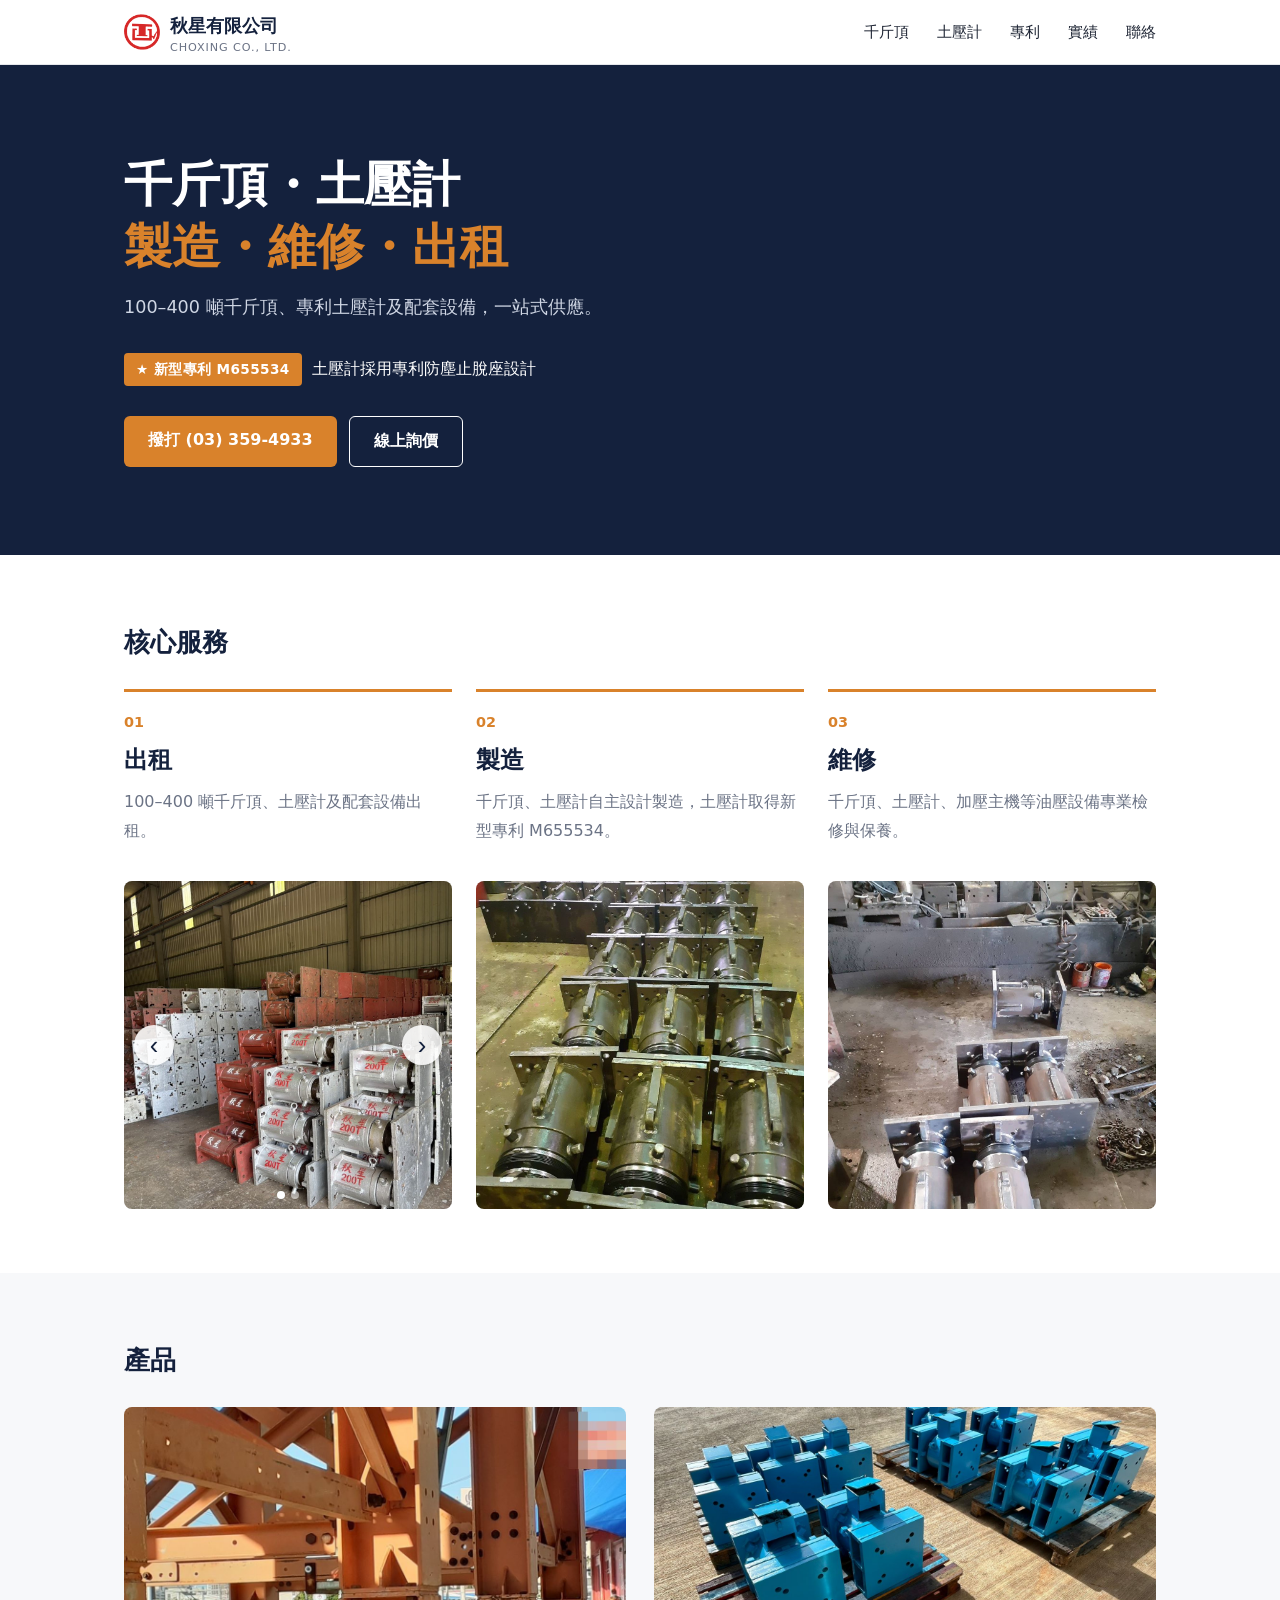
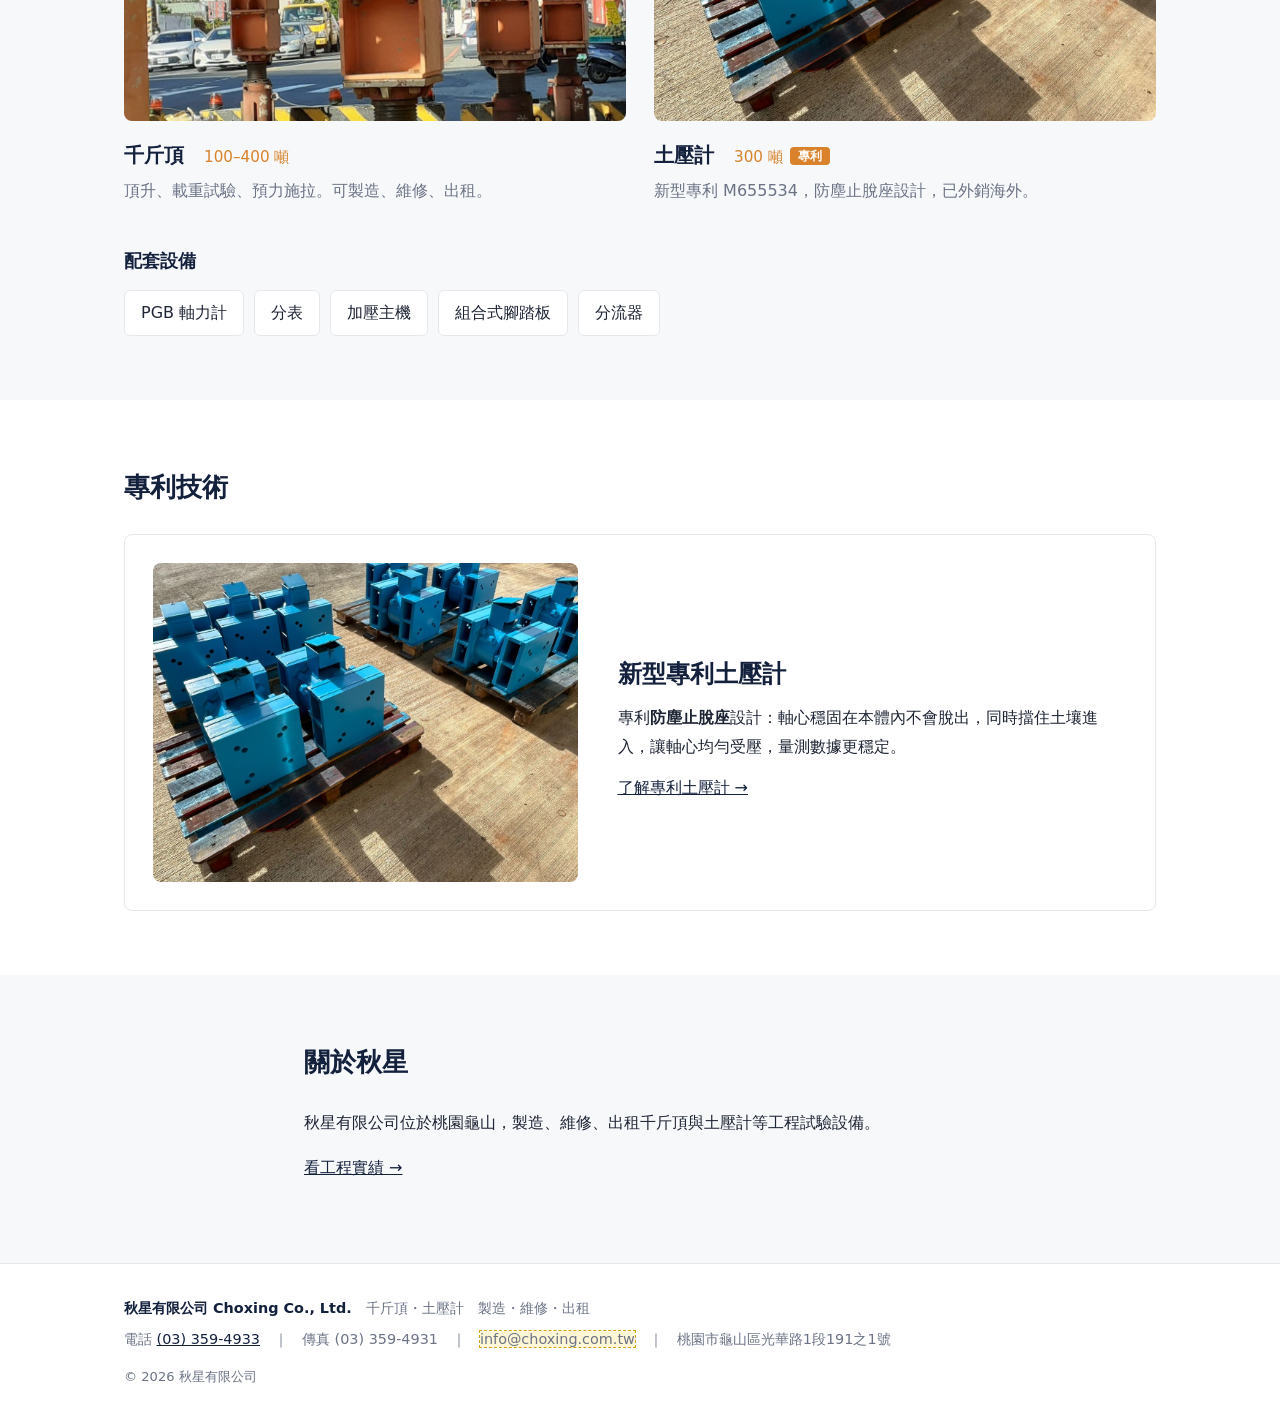
<file: index.html>
<!DOCTYPE html>
<html lang="zh-Hant-TW">
<head>
  <meta charset="UTF-8">
  <meta name="viewport" content="width=device-width, initial-scale=1">
  <title>秋星有限公司｜千斤頂 製造・維修・出租｜土壓計（新型專利 M655534）</title>
  <meta name="description" content="秋星有限公司：100–400 噸千斤頂與土壓計製造、維修、出租，土壓計取得新型專利 M655534。另有軸力計、加壓主機、分流器等配套設備。電話 (03) 359-4933。">
  <link rel="canonical" href="https://www.choxing.com.tw/">
  <meta property="og:type" content="website">
  <meta property="og:site_name" content="秋星有限公司 Choxing">
  <meta property="og:title" content="秋星有限公司｜千斤頂 製造・維修・出租｜土壓計（新型專利 M655534）">
  <meta property="og:description" content="秋星有限公司：100–400 噸千斤頂與土壓計製造、維修、出租，土壓計取得新型專利 M655534。另有軸力計、加壓主機、分流器等配套設備。電話 (03) 359-4933。">
  <meta property="og:url" content="https://www.choxing.com.tw/">
  <meta property="og:image" content="https://www.choxing.com.tw/images/og-image.png">
  <meta property="og:locale" content="zh_TW">
  <link rel="icon" href="images/favicon.png" type="image/png">
  <link rel="stylesheet" href="css/style.css">
  <script type="application/ld+json">
{
  "@context": "https://schema.org",
  "@type": "LocalBusiness",
  "@id": "https://www.choxing.com.tw/#company",
  "name": "秋星有限公司",
  "alternateName": "Choxing Co., Ltd.",
  "url": "https://www.choxing.com.tw/",
  "logo": "https://www.choxing.com.tw/images/logo.png",
  "image": "https://www.choxing.com.tw/images/og-image.png",
  "description": "千斤頂（100–400 噸）與土壓計製造、維修、出租，土壓計取得中華民國新型專利 M655534。",
  "telephone": "+886-3-359-4933",
  "faxNumber": "+886-3-359-4931",
  "email": "info@choxing.com.tw",
  "address": {
    "@type": "PostalAddress",
    "streetAddress": "光華路1段191之1號",
    "addressLocality": "龜山區",
    "addressRegion": "桃園市",
    "addressCountry": "TW"
  },
  "openingHours": "Mo-Fr 09:00-18:00",
  "knowsAbout": [
    "工程用千斤頂",
    "油壓千斤頂",
    "千斤頂出租",
    "千斤頂維修",
    "土壓計",
    "軸力計",
    "加壓主機",
    "分流器"
  ]
}
  </script>
</head>
<body>
<header class="site-header">
  <div class="container">
    <a class="brand" href="index.html" aria-label="秋星有限公司 首頁">
      <img class="brand-logo" src="images/logo.png" alt="秋星有限公司 Logo" width="36" height="36">
      <span>秋星有限公司<small>CHOXING CO., LTD.</small></span>
    </a>
    <button class="nav-toggle" aria-label="開啟選單" aria-expanded="false">☰</button>
    <nav class="nav" aria-label="主選單">
      <ul>
        <li><a href="jack.html">千斤頂</a></li>
        <li><a href="earth-pressure-gauge.html">土壓計</a></li>
        <li><a href="patents.html">專利</a></li>
        <li><a href="projects.html">實績</a></li>
        <li><a href="contact.html">聯絡</a></li>
      </ul>
    </nav>
  </div>
</header>
<main>
  <section class="hero">
    <div class="container">
      <h1>千斤頂・土壓計<br><span class="hero-services">製造・維修・出租</span></h1>
      <p>100–400 噸千斤頂、專利土壓計及配套設備，一站式供應。</p>
      <p class="hero-patent"><span class="patent-badge">★ 新型專利 M655534</span> 土壓計採用專利防塵止脫座設計</p>
      <div class="actions">
        <a class="btn btn-primary" href="tel:+88633594933">撥打 (03) 359-4933</a>
        <a class="btn btn-ghost" href="contact.html">線上詢價</a>
      </div>
    </div>
  </section>

  <section>
    <div class="container">
      <h2 class="h2">核心服務</h2>
      <div class="grid-3 services">
        <div class="service"><span class="service-no">01</span><h3>出租</h3><p>100–400 噸千斤頂、土壓計及配套設備出租。</p></div>
        <div class="service"><span class="service-no">02</span><h3>製造</h3><p>千斤頂、土壓計自主設計製造，土壓計取得新型專利 M655534。</p></div>
        <div class="service"><span class="service-no">03</span><h3>維修</h3><p>千斤頂、土壓計、加壓主機等油壓設備專業檢修與保養。</p></div>
      </div>
      <div style="margin-top:36px">
      <div class="grid-3 factory">
        <figure><div class="carousel" data-carousel>
            <div class="track"><div class="slide"><img src="images/photos/jack-rental-stock.jpg" alt="秋星倉庫：200 噸千斤頂出租庫存" loading="lazy"></div><div class="slide"><img src="images/photos/epg-rental-patent-label.jpg" alt="秋星專利土壓計，貼有專利所有標籤，可供出租" loading="lazy"></div></div>
            <button class="nav prev" aria-label="上一張">‹</button><button class="nav next" aria-label="下一張">›</button>
            <div class="dots"><span></span><span></span></div>
          </div></figure>
        <figure><img class="photo" src="images/photos/factory-cylinders.jpg" alt="秋星工廠：千斤頂油壓缸製造" loading="lazy" style="aspect-ratio:1/1"></figure>
        <figure><img class="photo" src="images/photos/factory-assembly.jpg" alt="秋星工廠：千斤頂組裝" loading="lazy" style="aspect-ratio:1/1"></figure>
      </div>
      </div>
    </div>
  </section>

  <section class="section-soft">
    <div class="container">
      <h2 class="h2">產品</h2>
      <div class="grid-2">
        <a class="card" href="jack.html">
          <img class="photo" src="images/photos/jack-onsite.jpg" alt="秋星千斤頂於鋼構支撐工地現場頂升" loading="lazy">
          <h3>千斤頂　<span class="cap">100–400 噸</span></h3>
          <p>頂升、載重試驗、預力施拉。可製造、維修、出租。</p>
        </a>
        <a class="card" href="earth-pressure-gauge.html">
          <img class="photo" src="images/photos/epg-product-1.jpg" alt="秋星土壓計成品" loading="lazy">
          <h3>土壓計　<span class="cap">300 噸</span> <span class="tag">專利</span></h3>
          <p>新型專利 M655534，防塵止脫座設計，已外銷海外。</p>
        </a>
      </div>
      <h3 class="sub">配套設備</h3>
      <ul class="acc-list">
        <li><a href="jack.html#accessories">PGB 軸力計</a></li>
        <li><a href="jack.html#gauge-box">分表</a></li>
        <li><a href="jack.html#pump">加壓主機</a></li>
        <li><a href="jack.html#pedal">組合式腳踏板</a></li>
        <li><a href="jack.html#flow-divider">分流器</a></li>
      </ul>
    </div>
  </section>

  <section>
    <div class="container">
      <h2 class="h2">專利技術</h2>
      <div class="patent-feature">
        <div><img class="photo" src="images/photos/epg-product-1.jpg" alt="秋星新型專利土壓計成品" loading="lazy"></div>
        <div>
          <h3>新型專利土壓計</h3>
          <p>專利<strong>防塵止脫座</strong>設計：軸心穩固在本體內不會脫出，同時擋住土壤進入，讓軸心均勻受壓，量測數據更穩定。</p>
          <p style="margin-top:12px"><a href="patents.html">了解專利土壓計 →</a></p>
        </div>
      </div>
    </div>
  </section>

  <section class="section-soft">
    <div class="container narrow">
      <h2 class="h2">關於秋星</h2>
      <p>秋星有限公司位於桃園龜山，製造、維修、出租千斤頂與土壓計等工程試驗設備。</p>
      <p><a href="projects.html">看工程實績 →</a></p>
    </div>
  </section>
</main>
<footer class="site-footer">
  <div class="container">
    <p><strong>秋星有限公司 Choxing Co., Ltd.</strong>　千斤頂・土壓計　製造・維修・出租</p>
    <p>電話 <a href="tel:+88633594933">(03) 359-4933</a>　｜　傳真 (03) 359-4931　｜　<span class="todo">info@choxing.com.tw</span>　｜　桃園市龜山區光華路1段191之1號</p>
    <p class="copyright">© <span id="year">2026</span> 秋星有限公司</p>
  </div>
</footer>
<div class="mobile-bar" aria-label="快速聯絡">
  <a href="tel:+88633594933" class="call">📞 撥打電話 (03) 359-4933</a>
</div>
<script src="js/main.js" defer></script>
</body>
</html>
</file>
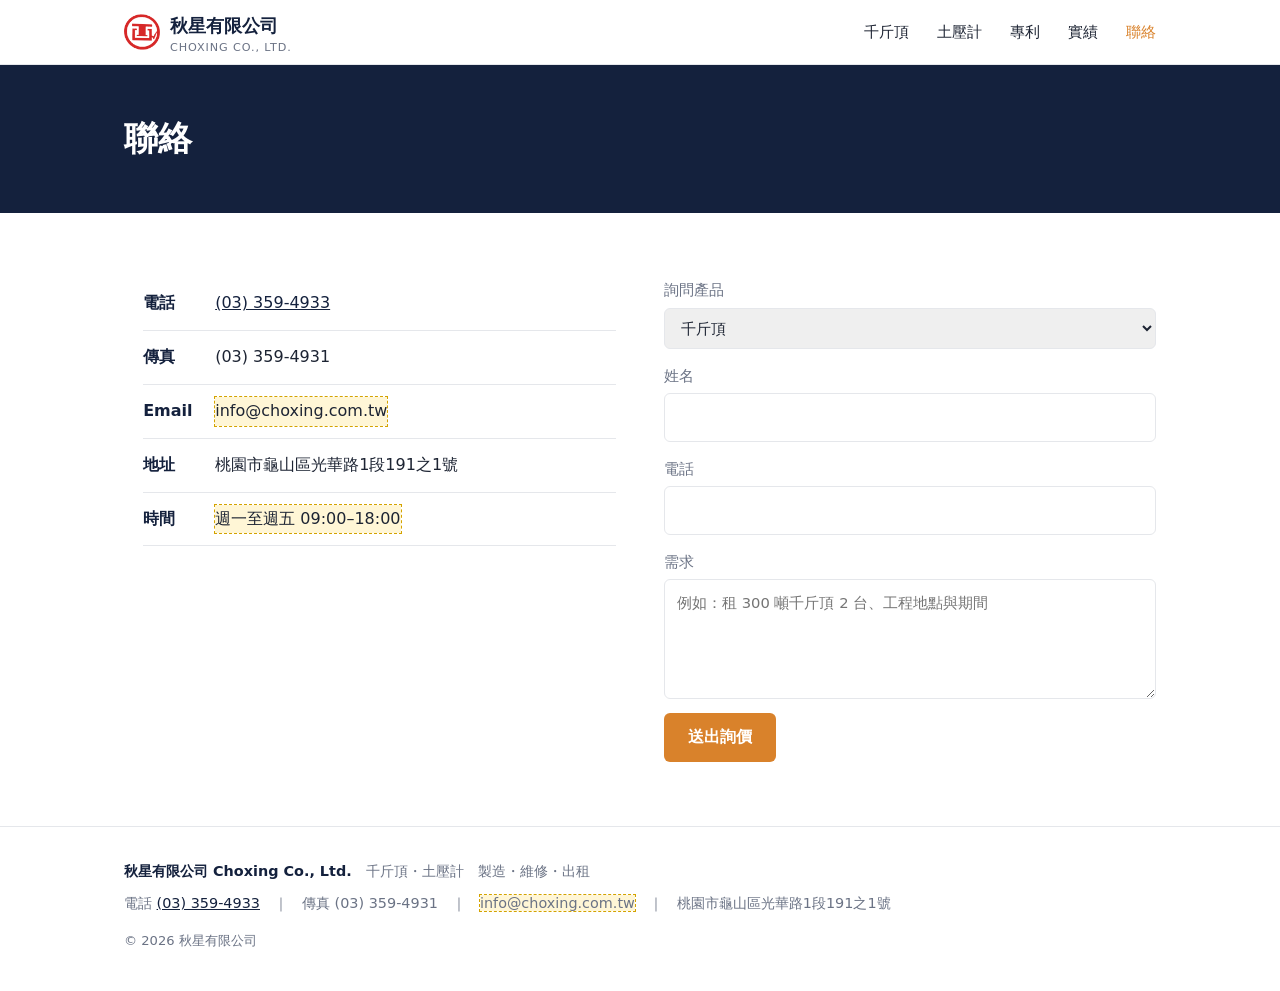
<file: contact.html>
<!DOCTYPE html>
<html lang="zh-Hant-TW">
<head>
  <meta charset="UTF-8">
  <meta name="viewport" content="width=device-width, initial-scale=1">
  <title>聯絡我們｜千斤頂・土壓計詢價｜秋星有限公司</title>
  <meta name="description" content="聯絡秋星有限公司詢問千斤頂、土壓計製造、維修、出租。電話 (03) 359-4933，地址桃園市龜山區光華路1段191之1號。">
  <link rel="canonical" href="https://www.choxing.com.tw/contact.html">
  <meta property="og:type" content="website">
  <meta property="og:site_name" content="秋星有限公司 Choxing">
  <meta property="og:title" content="聯絡我們｜千斤頂・土壓計詢價｜秋星有限公司">
  <meta property="og:description" content="聯絡秋星有限公司詢問千斤頂、土壓計製造、維修、出租。電話 (03) 359-4933，地址桃園市龜山區光華路1段191之1號。">
  <meta property="og:url" content="https://www.choxing.com.tw/contact.html">
  <meta property="og:image" content="https://www.choxing.com.tw/images/og-image.png">
  <meta property="og:locale" content="zh_TW">
  <link rel="icon" href="images/favicon.png" type="image/png">
  <link rel="stylesheet" href="css/style.css">
  <script type="application/ld+json">
{
  "@context": "https://schema.org",
  "@type": "LocalBusiness",
  "@id": "https://www.choxing.com.tw/#company",
  "name": "秋星有限公司",
  "alternateName": "Choxing Co., Ltd.",
  "url": "https://www.choxing.com.tw/",
  "logo": "https://www.choxing.com.tw/images/logo.png",
  "image": "https://www.choxing.com.tw/images/og-image.png",
  "description": "千斤頂（100–400 噸）與土壓計製造、維修、出租，土壓計取得中華民國新型專利 M655534。",
  "telephone": "+886-3-359-4933",
  "faxNumber": "+886-3-359-4931",
  "email": "info@choxing.com.tw",
  "address": {
    "@type": "PostalAddress",
    "streetAddress": "光華路1段191之1號",
    "addressLocality": "龜山區",
    "addressRegion": "桃園市",
    "addressCountry": "TW"
  },
  "openingHours": "Mo-Fr 09:00-18:00",
  "knowsAbout": [
    "工程用千斤頂",
    "油壓千斤頂",
    "千斤頂出租",
    "千斤頂維修",
    "土壓計",
    "軸力計",
    "加壓主機",
    "分流器"
  ]
}
  </script>
</head>
<body>
<header class="site-header">
  <div class="container">
    <a class="brand" href="index.html" aria-label="秋星有限公司 首頁">
      <img class="brand-logo" src="images/logo.png" alt="秋星有限公司 Logo" width="36" height="36">
      <span>秋星有限公司<small>CHOXING CO., LTD.</small></span>
    </a>
    <button class="nav-toggle" aria-label="開啟選單" aria-expanded="false">☰</button>
    <nav class="nav" aria-label="主選單">
      <ul>
        <li><a href="jack.html">千斤頂</a></li>
        <li><a href="earth-pressure-gauge.html">土壓計</a></li>
        <li><a href="patents.html">專利</a></li>
        <li><a href="projects.html">實績</a></li>
        <li><a href="contact.html" aria-current="page">聯絡</a></li>
      </ul>
    </nav>
  </div>
</header>
<main>
  <section class="page-hero">
    <div class="container">
      <h1>聯絡</h1>
    </div>
  </section>
  <section>
    <div class="container split" style="align-items:start">
      <div>
        <ul class="contact-list">
          <li><b>電話</b><span><a href="tel:+88633594933">(03) 359-4933</a></span></li>
          <li><b>傳真</b><span>(03) 359-4931</span></li>
          <li><b>Email</b><span class="todo">info@choxing.com.tw</span></li>
          <li><b>地址</b><span>桃園市龜山區光華路1段191之1號</span></li>
          <li><b>時間</b><span class="todo">週一至週五 09:00–18:00</span></li>
        </ul>
      </div>
      <!-- TODO：上線前接上表單服務（例如 Formspree），目前先用 Email 開啟 -->
      <form class="contact-form" action="mailto:info@choxing.com.tw" method="post" enctype="text/plain">
        <label>詢問產品
          <select name="產品" id="item"><option>千斤頂</option><option>土壓計</option><option>配套設備</option><option>出租</option><option>維修</option><option>其他</option></select>
        </label>
        <label>姓名<input name="姓名" required></label>
        <label>電話<input name="電話" type="tel" required></label>
        <label>需求<textarea name="需求" placeholder="例如：租 300 噸千斤頂 2 台、工程地點與期間"></textarea></label>
        <button class="btn btn-primary" type="submit">送出詢價</button>
      </form>
    </div>
  </section>
</main>
<footer class="site-footer">
  <div class="container">
    <p><strong>秋星有限公司 Choxing Co., Ltd.</strong>　千斤頂・土壓計　製造・維修・出租</p>
    <p>電話 <a href="tel:+88633594933">(03) 359-4933</a>　｜　傳真 (03) 359-4931　｜　<span class="todo">info@choxing.com.tw</span>　｜　桃園市龜山區光華路1段191之1號</p>
    <p class="copyright">© <span id="year">2026</span> 秋星有限公司</p>
  </div>
</footer>
<div class="mobile-bar" aria-label="快速聯絡">
  <a href="tel:+88633594933" class="call">📞 撥打電話 (03) 359-4933</a>
</div>
<script src="js/main.js" defer></script>
</body>
</html>
</file>
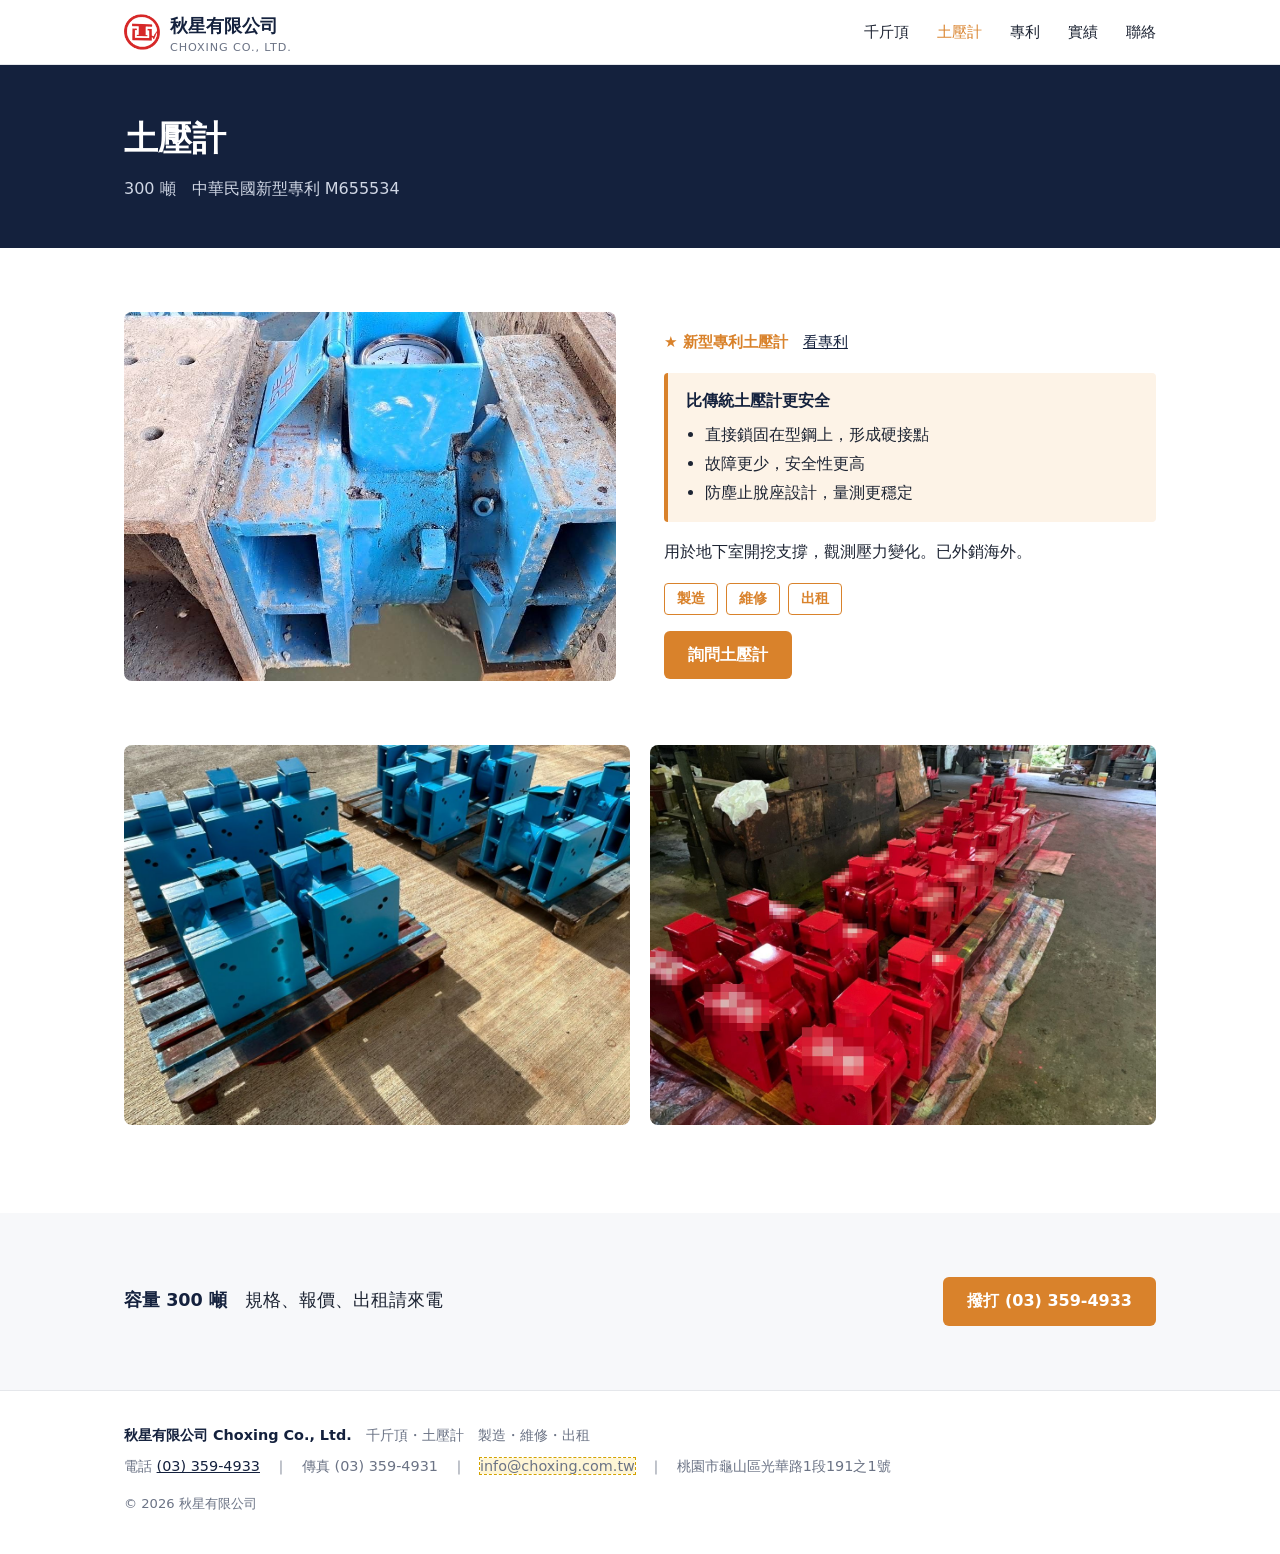
<file: earth-pressure-gauge.html>
<!DOCTYPE html>
<html lang="zh-Hant-TW">
<head>
  <meta charset="UTF-8">
  <meta name="viewport" content="width=device-width, initial-scale=1">
  <title>土壓計（新型專利 M655534）｜秋星有限公司</title>
  <meta name="description" content="秋星有限公司 300 噸土壓計，取得中華民國新型專利 M655534，防塵止脫座設計讓量測更穩定。用於地下室安全支撐、觀測壓力變化，已外銷海外。">
  <link rel="canonical" href="https://www.choxing.com.tw/earth-pressure-gauge.html">
  <meta property="og:type" content="website">
  <meta property="og:site_name" content="秋星有限公司 Choxing">
  <meta property="og:title" content="土壓計（新型專利 M655534）｜秋星有限公司">
  <meta property="og:description" content="秋星有限公司 300 噸土壓計，取得中華民國新型專利 M655534，防塵止脫座設計讓量測更穩定。用於地下室安全支撐、觀測壓力變化，已外銷海外。">
  <meta property="og:url" content="https://www.choxing.com.tw/earth-pressure-gauge.html">
  <meta property="og:image" content="https://www.choxing.com.tw/images/og-image.png">
  <meta property="og:locale" content="zh_TW">
  <link rel="icon" href="images/favicon.png" type="image/png">
  <link rel="stylesheet" href="css/style.css">
  <script type="application/ld+json">
{
  "@context": "https://schema.org",
  "@type": "Product",
  "name": "土壓計",
  "alternateName": "Earth pressure gauge",
  "brand": {
    "@type": "Brand",
    "name": "秋星 Choxing"
  },
  "manufacturer": {
    "@id": "https://www.choxing.com.tw/#company"
  },
  "description": "取得中華民國新型專利 M655534 的土壓計，防塵止脫座設計，量測穩定。"
}
  </script>
</head>
<body>
<header class="site-header">
  <div class="container">
    <a class="brand" href="index.html" aria-label="秋星有限公司 首頁">
      <img class="brand-logo" src="images/logo.png" alt="秋星有限公司 Logo" width="36" height="36">
      <span>秋星有限公司<small>CHOXING CO., LTD.</small></span>
    </a>
    <button class="nav-toggle" aria-label="開啟選單" aria-expanded="false">☰</button>
    <nav class="nav" aria-label="主選單">
      <ul>
        <li><a href="jack.html">千斤頂</a></li>
        <li><a href="earth-pressure-gauge.html" aria-current="page">土壓計</a></li>
        <li><a href="patents.html">專利</a></li>
        <li><a href="projects.html">實績</a></li>
        <li><a href="contact.html">聯絡</a></li>
      </ul>
    </nav>
  </div>
</header>
<main>
  <section class="page-hero">
    <div class="container">
      <h1>土壓計</h1>
      <p>300 噸　中華民國新型專利 M655534</p>
    </div>
  </section>
  <section>
    <div class="container split">
      <img class="photo" src="images/photos/epg-onsite.jpg" alt="秋星土壓計於地下室支撐現場使用中" loading="lazy">
      <div>
        <p class="patent-tag">★ 新型專利土壓計　<a href="patents.html">看專利</a></p>
        <div class="advantage">
          <h4>比傳統土壓計更安全</h4>
          <ul>
            <li>直接鎖固在型鋼上，形成硬接點</li>
            <li>故障更少，安全性更高</li>
            <li>防塵止脫座設計，量測更穩定</li>
          </ul>
        </div>
        <p>用於地下室開挖支撐，觀測壓力變化。已外銷海外。</p>
        <p class="service-inline"><b>製造</b><b>維修</b><b>出租</b></p>
        <a class="btn btn-primary" href="contact.html?item=土壓計">詢問土壓計</a>
      </div>
    </div>
  </section>

  <section style="padding-top:0">
    <div class="container acc-photos" style="grid-template-columns:1fr 1fr">
      <figure><img class="photo" src="images/photos/epg-product-1.jpg" alt="秋星土壓計成品（藍色）" loading="lazy"></figure>
      <figure><img class="photo" src="images/photos/epg-product-2.jpg" alt="秋星土壓計成品（紅色）一批" loading="lazy"></figure>
    </div>
  </section>
  <section class="section-soft">
    <div class="container call-box">
      <p><strong>容量 300 噸</strong>　規格、報價、出租請來電</p>
      <a class="btn btn-primary" href="tel:+88633594933">撥打 (03) 359-4933</a>
    </div>
  </section>
</main>
<footer class="site-footer">
  <div class="container">
    <p><strong>秋星有限公司 Choxing Co., Ltd.</strong>　千斤頂・土壓計　製造・維修・出租</p>
    <p>電話 <a href="tel:+88633594933">(03) 359-4933</a>　｜　傳真 (03) 359-4931　｜　<span class="todo">info@choxing.com.tw</span>　｜　桃園市龜山區光華路1段191之1號</p>
    <p class="copyright">© <span id="year">2026</span> 秋星有限公司</p>
  </div>
</footer>
<div class="mobile-bar" aria-label="快速聯絡">
  <a href="tel:+88633594933" class="call">📞 撥打電話 (03) 359-4933</a>
</div>
<script src="js/main.js" defer></script>
</body>
</html>
</file>
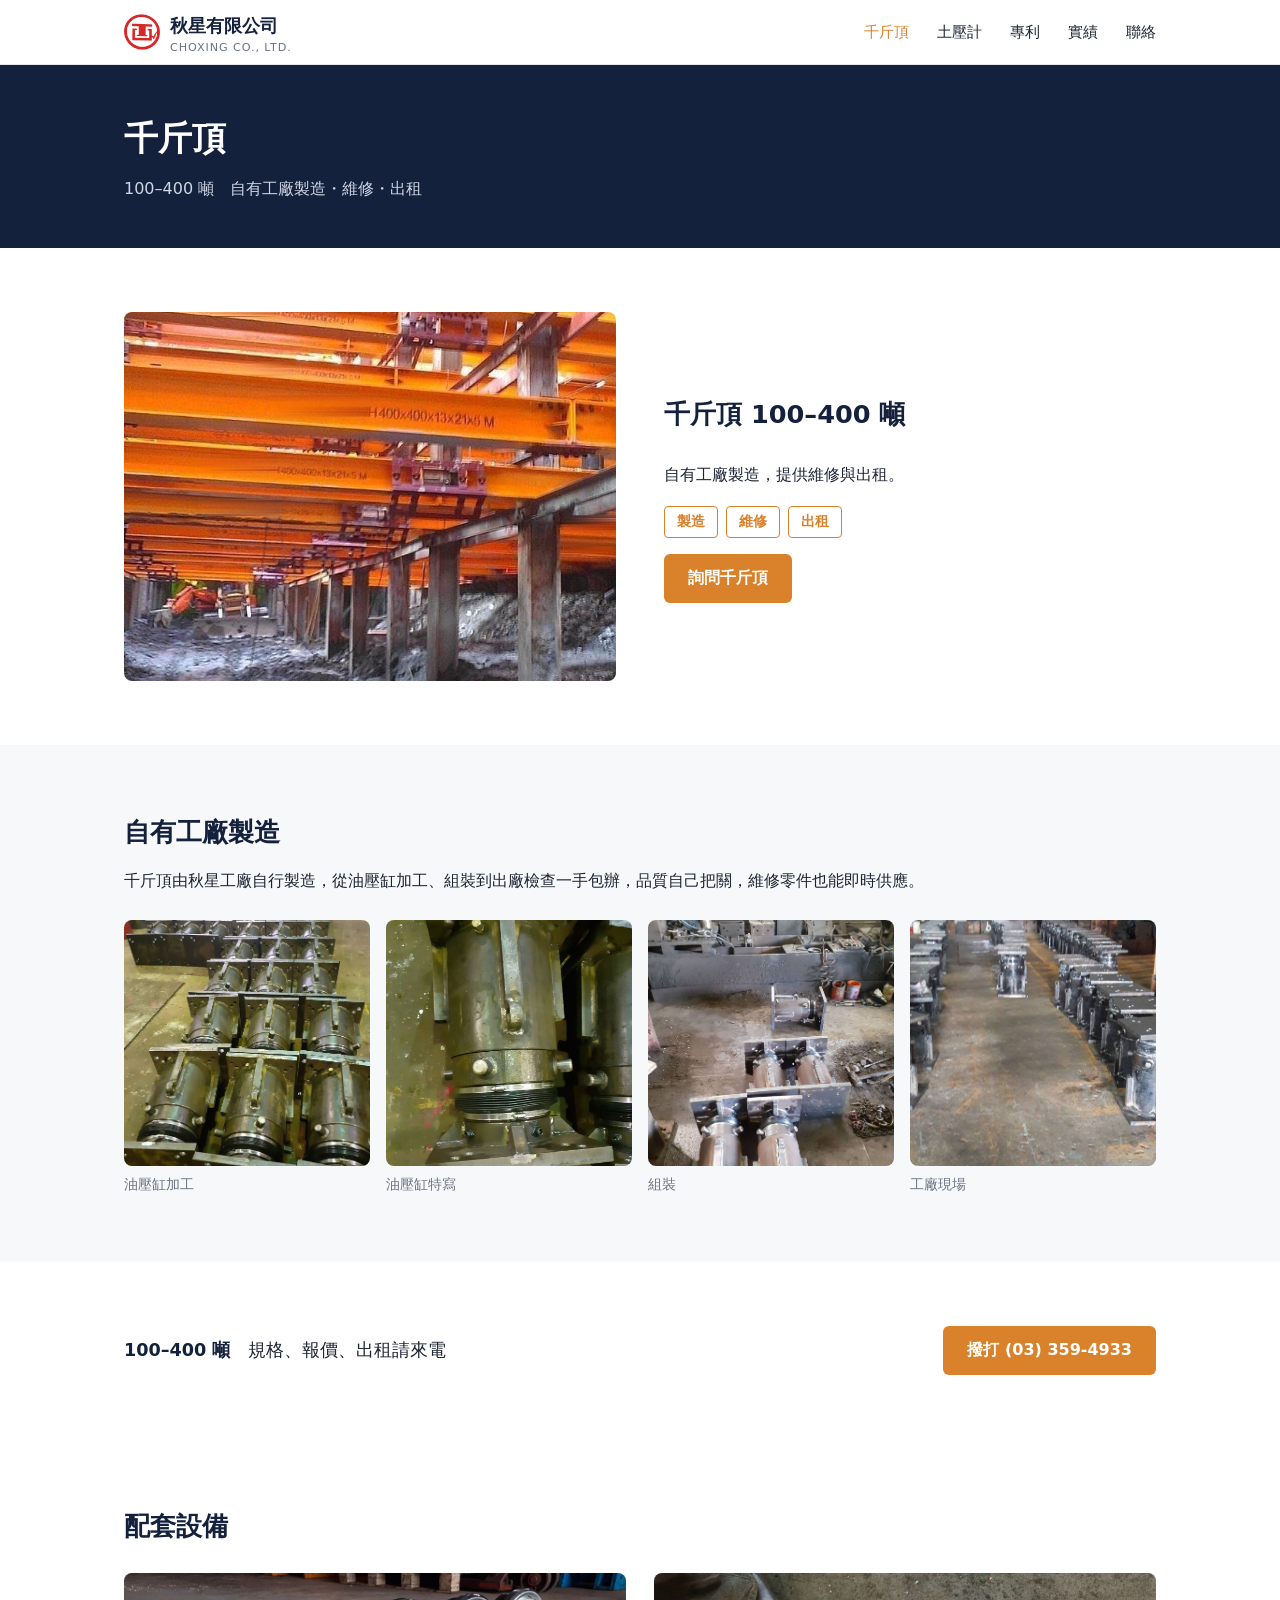
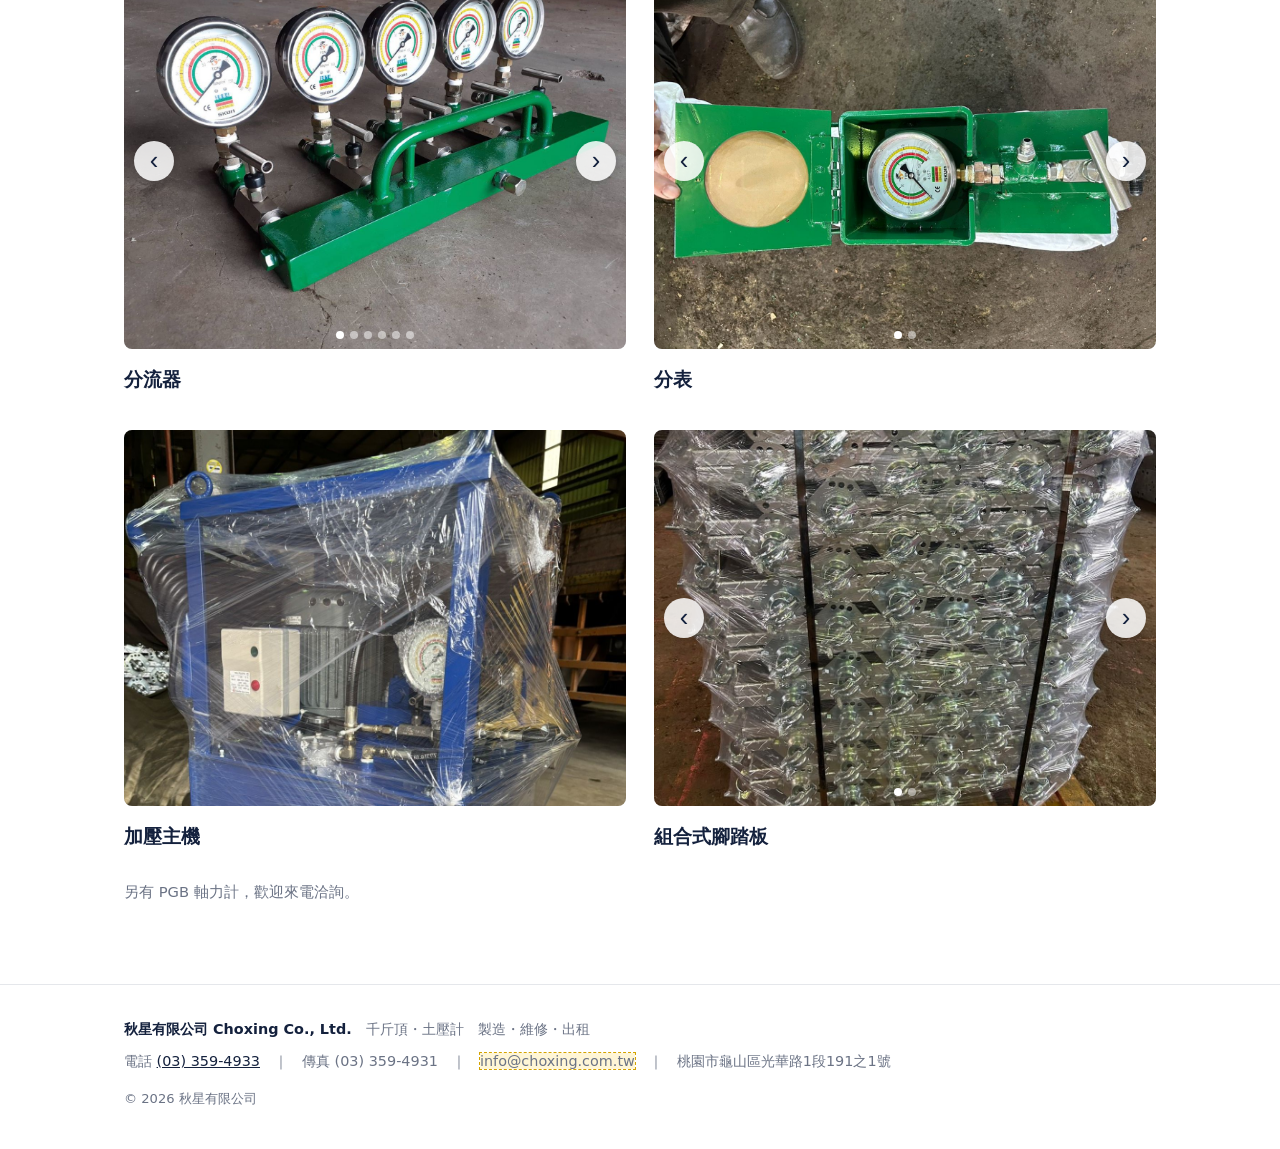
<file: jack.html>
<!DOCTYPE html>
<html lang="zh-Hant-TW">
<head>
  <meta charset="UTF-8">
  <meta name="viewport" content="width=device-width, initial-scale=1">
  <title>千斤頂 100–400 噸｜製造・維修・出租｜秋星有限公司</title>
  <meta name="description" content="秋星有限公司千斤頂 100–400 噸，自有工廠製造，提供維修、出租。另有 PGB 軸力計、分表、加壓主機、組合式腳踏板、分流器等配套設備。電話 (03) 359-4933。">
  <link rel="canonical" href="https://www.choxing.com.tw/jack.html">
  <meta property="og:type" content="website">
  <meta property="og:site_name" content="秋星有限公司 Choxing">
  <meta property="og:title" content="千斤頂 100–400 噸｜製造・維修・出租｜秋星有限公司">
  <meta property="og:description" content="秋星有限公司千斤頂 100–400 噸，自有工廠製造，提供維修、出租。另有 PGB 軸力計、分表、加壓主機、組合式腳踏板、分流器等配套設備。電話 (03) 359-4933。">
  <meta property="og:url" content="https://www.choxing.com.tw/jack.html">
  <meta property="og:image" content="https://www.choxing.com.tw/images/og-image.png">
  <meta property="og:locale" content="zh_TW">
  <link rel="icon" href="images/favicon.png" type="image/png">
  <link rel="stylesheet" href="css/style.css">
  <script type="application/ld+json">
{
  "@context": "https://schema.org",
  "@type": "Product",
  "name": "千斤頂（100–400 噸）",
  "brand": {
    "@type": "Brand",
    "name": "秋星 Choxing"
  },
  "manufacturer": {
    "@id": "https://www.choxing.com.tw/#company"
  },
  "description": "100–400 噸工程用千斤頂，提供製造、維修、出租。"
}
  </script>
</head>
<body>
<header class="site-header">
  <div class="container">
    <a class="brand" href="index.html" aria-label="秋星有限公司 首頁">
      <img class="brand-logo" src="images/logo.png" alt="秋星有限公司 Logo" width="36" height="36">
      <span>秋星有限公司<small>CHOXING CO., LTD.</small></span>
    </a>
    <button class="nav-toggle" aria-label="開啟選單" aria-expanded="false">☰</button>
    <nav class="nav" aria-label="主選單">
      <ul>
        <li><a href="jack.html" aria-current="page">千斤頂</a></li>
        <li><a href="earth-pressure-gauge.html">土壓計</a></li>
        <li><a href="patents.html">專利</a></li>
        <li><a href="projects.html">實績</a></li>
        <li><a href="contact.html">聯絡</a></li>
      </ul>
    </nav>
  </div>
</header>
<main>
  <section class="page-hero">
    <div class="container">
      <h1>千斤頂</h1>
      <p>100–400 噸　自有工廠製造・維修・出租</p>
    </div>
  </section>
  <section>
    <div class="container split">
      <img class="photo" src="images/photos/project-basement.jpg" alt="秋星千斤頂用於地下室開挖橫向支撐" loading="lazy">
      <div>
        <h2 class="h2">千斤頂 100–400 噸</h2>
        <p>自有工廠製造，提供維修與出租。</p>
        <p class="service-inline"><b>製造</b><b>維修</b><b>出租</b></p>
        <a class="btn btn-primary" href="contact.html?item=千斤頂">詢問千斤頂</a>
      </div>
    </div>
  </section>

  <section class="section-soft">
    <div class="container">
      <h2 class="h2">自有工廠製造</h2>
      <p style="margin:-12px 0 24px">千斤頂由秋星工廠自行製造，從油壓缸加工、組裝到出廠檢查一手包辦，品質自己把關，維修零件也能即時供應。</p>
      <div class="grid-4">
        <figure><img class="photo" src="images/photos/factory-cylinders.jpg" alt="秋星工廠製造中的千斤頂油壓缸" loading="lazy" style="aspect-ratio:1/1"><figcaption>油壓缸加工</figcaption></figure>
        <figure><img class="photo" src="images/photos/factory-cylinder-detail.jpg" alt="秋星製造的千斤頂油壓缸特寫" loading="lazy" style="aspect-ratio:1/1"><figcaption>油壓缸特寫</figcaption></figure>
        <figure><img class="photo" src="images/photos/factory-assembly.jpg" alt="秋星工廠千斤頂組裝" loading="lazy" style="aspect-ratio:1/1"><figcaption>組裝</figcaption></figure>
        <figure><img class="photo" src="images/photos/factory-floor.jpg" alt="秋星工廠內成排的千斤頂" loading="lazy" style="aspect-ratio:1/1"><figcaption>工廠現場</figcaption></figure>
      </div>
    </div>
  </section>

  <section>
    <div class="container call-box">
      <p><strong>100–400 噸</strong>　規格、報價、出租請來電</p>
      <a class="btn btn-primary" href="tel:+88633594933">撥打 (03) 359-4933</a>
    </div>
  </section>

  <section id="accessories">
    <div class="container">
      <h2 class="h2">配套設備</h2>
      <div class="acc-cards">
        <article class="acc-card" id="flow-divider">
          <div class="carousel" data-carousel>
            <div class="track"><div class="slide"><img src="images/photos/flow-divider.jpg" alt="秋星分流器，綠色本體五組壓力錶" loading="lazy"></div><div class="slide"><img src="images/photos/flow-divider-2.jpg" alt="秋星分流器成品，五組壓力錶與閥門" loading="lazy"></div><div class="slide"><img src="images/photos/flow-divider-3.jpg" alt="秋星分流器，紅色本體五組壓力錶" loading="lazy"></div><div class="slide"><img src="images/photos/flow-divider-4.jpg" alt="秋星分流器側面，閥門與壓力錶" loading="lazy"></div><div class="slide"><img src="images/photos/flow-divider-6.jpg" alt="秋星分流器，五組壓力錶" loading="lazy"></div><div class="slide"><img src="images/photos/flow-divider-7.jpg" alt="秋星分流器多組成品" loading="lazy"></div></div>
            <button class="nav prev" aria-label="上一張">‹</button><button class="nav next" aria-label="下一張">›</button>
            <div class="dots"><span></span><span></span><span></span><span></span><span></span><span></span></div>
          </div>
          <h3>分流器</h3>
        </article>
        <article class="acc-card" id="gauge-box">
          <div class="carousel" data-carousel>
            <div class="track"><div class="slide"><img src="images/photos/gauge-box.jpg" alt="秋星分表：錶箱內壓力錶" loading="lazy"></div><div class="slide"><img src="images/photos/gauge-box-batch.jpg" alt="秋星分表成品一批" loading="lazy"></div></div>
            <button class="nav prev" aria-label="上一張">‹</button><button class="nav next" aria-label="下一張">›</button>
            <div class="dots"><span></span><span></span></div>
          </div>
          <h3>分表</h3>
        </article>
        <article class="acc-card" id="pump">
          <div class="carousel"><div class="slide"><img src="images/photos/pump-unit.jpg" alt="秋星加壓主機，附壓力錶與馬達" loading="lazy"></div></div>
          <h3>加壓主機</h3>
        </article>
        <article class="acc-card" id="pedal">
          <div class="carousel" data-carousel>
            <div class="track"><div class="slide"><img src="images/photos/step-boards.jpg" alt="組合式腳踏板成品" loading="lazy"></div><div class="slide"><img src="images/photos/step-boards-site.jpg" alt="組合式腳踏板於工地施工架樓梯使用" loading="lazy"></div></div>
            <button class="nav prev" aria-label="上一張">‹</button><button class="nav next" aria-label="下一張">›</button>
            <div class="dots"><span></span><span></span></div>
          </div>
          <h3>組合式腳踏板</h3>
        </article>
      </div>
      <p class="muted" style="margin-top:20px">另有 PGB 軸力計，歡迎來電洽詢。</p>
    </div>
  </section>
</main>
<footer class="site-footer">
  <div class="container">
    <p><strong>秋星有限公司 Choxing Co., Ltd.</strong>　千斤頂・土壓計　製造・維修・出租</p>
    <p>電話 <a href="tel:+88633594933">(03) 359-4933</a>　｜　傳真 (03) 359-4931　｜　<span class="todo">info@choxing.com.tw</span>　｜　桃園市龜山區光華路1段191之1號</p>
    <p class="copyright">© <span id="year">2026</span> 秋星有限公司</p>
  </div>
</footer>
<div class="mobile-bar" aria-label="快速聯絡">
  <a href="tel:+88633594933" class="call">📞 撥打電話 (03) 359-4933</a>
</div>
<script src="js/main.js" defer></script>
</body>
</html>
</file>
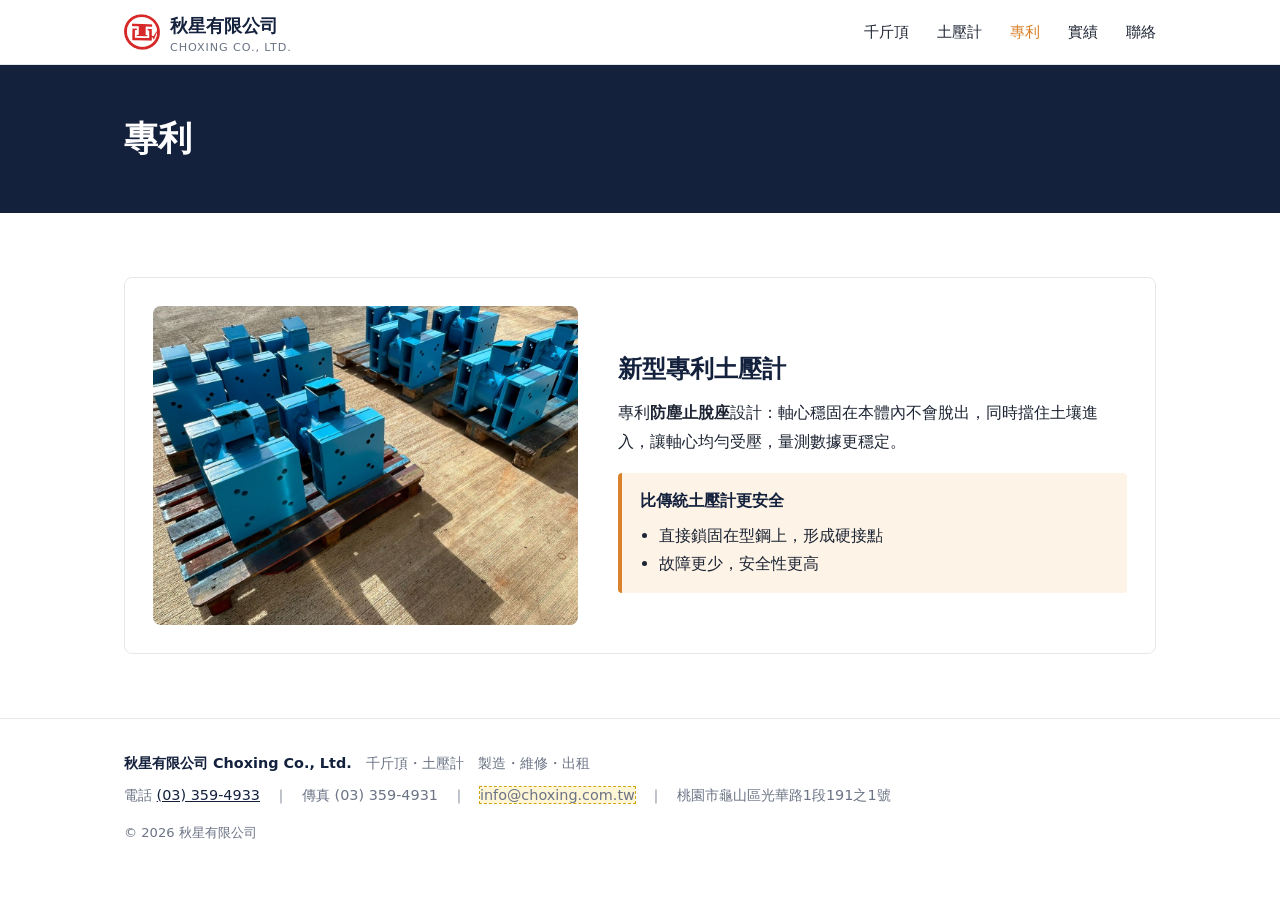
<file: patents.html>
<!DOCTYPE html>
<html lang="zh-Hant-TW">
<head>
  <meta charset="UTF-8">
  <meta name="viewport" content="width=device-width, initial-scale=1">
  <title>專利｜土壓計新型專利 M655534｜秋星有限公司</title>
  <meta name="description" content="秋星有限公司土壓計新型專利 M655534：直接鎖固型鋼形成硬接點，比傳統土壓計故障少、安全性高；防塵止脫座設計，防止軸心脫離與土壤侵入。">
  <link rel="canonical" href="https://www.choxing.com.tw/patents.html">
  <meta property="og:type" content="website">
  <meta property="og:site_name" content="秋星有限公司 Choxing">
  <meta property="og:title" content="專利｜土壓計新型專利 M655534｜秋星有限公司">
  <meta property="og:description" content="秋星有限公司土壓計新型專利 M655534：直接鎖固型鋼形成硬接點，比傳統土壓計故障少、安全性高；防塵止脫座設計，防止軸心脫離與土壤侵入。">
  <meta property="og:url" content="https://www.choxing.com.tw/patents.html">
  <meta property="og:image" content="https://www.choxing.com.tw/images/og-image.png">
  <meta property="og:locale" content="zh_TW">
  <link rel="icon" href="images/favicon.png" type="image/png">
  <link rel="stylesheet" href="css/style.css">
</head>
<body>
<header class="site-header">
  <div class="container">
    <a class="brand" href="index.html" aria-label="秋星有限公司 首頁">
      <img class="brand-logo" src="images/logo.png" alt="秋星有限公司 Logo" width="36" height="36">
      <span>秋星有限公司<small>CHOXING CO., LTD.</small></span>
    </a>
    <button class="nav-toggle" aria-label="開啟選單" aria-expanded="false">☰</button>
    <nav class="nav" aria-label="主選單">
      <ul>
        <li><a href="jack.html">千斤頂</a></li>
        <li><a href="earth-pressure-gauge.html">土壓計</a></li>
        <li><a href="patents.html" aria-current="page">專利</a></li>
        <li><a href="projects.html">實績</a></li>
        <li><a href="contact.html">聯絡</a></li>
      </ul>
    </nav>
  </div>
</header>
<main>
  <section class="page-hero">
    <div class="container">
      <h1>專利</h1>
    </div>
  </section>
  <section>
    <div class="container">
      <div class="patent-feature">
        <div><img class="photo" src="images/photos/epg-product-1.jpg" alt="秋星專利土壓計 M655534 成品" loading="lazy"></div>
        <div>
          <h3>新型專利土壓計</h3>
          <p>專利<strong>防塵止脫座</strong>設計：軸心穩固在本體內不會脫出，同時擋住土壤進入，讓軸心均勻受壓，量測數據更穩定。</p>
          <div class="advantage">
            <h4>比傳統土壓計更安全</h4>
            <ul>
              <li>直接鎖固在型鋼上，形成硬接點</li>
              <li>故障更少，安全性更高</li>
            </ul>
          </div>
        </div>
      </div>
    </div>
  </section>
</main>
<footer class="site-footer">
  <div class="container">
    <p><strong>秋星有限公司 Choxing Co., Ltd.</strong>　千斤頂・土壓計　製造・維修・出租</p>
    <p>電話 <a href="tel:+88633594933">(03) 359-4933</a>　｜　傳真 (03) 359-4931　｜　<span class="todo">info@choxing.com.tw</span>　｜　桃園市龜山區光華路1段191之1號</p>
    <p class="copyright">© <span id="year">2026</span> 秋星有限公司</p>
  </div>
</footer>
<div class="mobile-bar" aria-label="快速聯絡">
  <a href="tel:+88633594933" class="call">📞 撥打電話 (03) 359-4933</a>
</div>
<script src="js/main.js" defer></script>
</body>
</html>
</file>
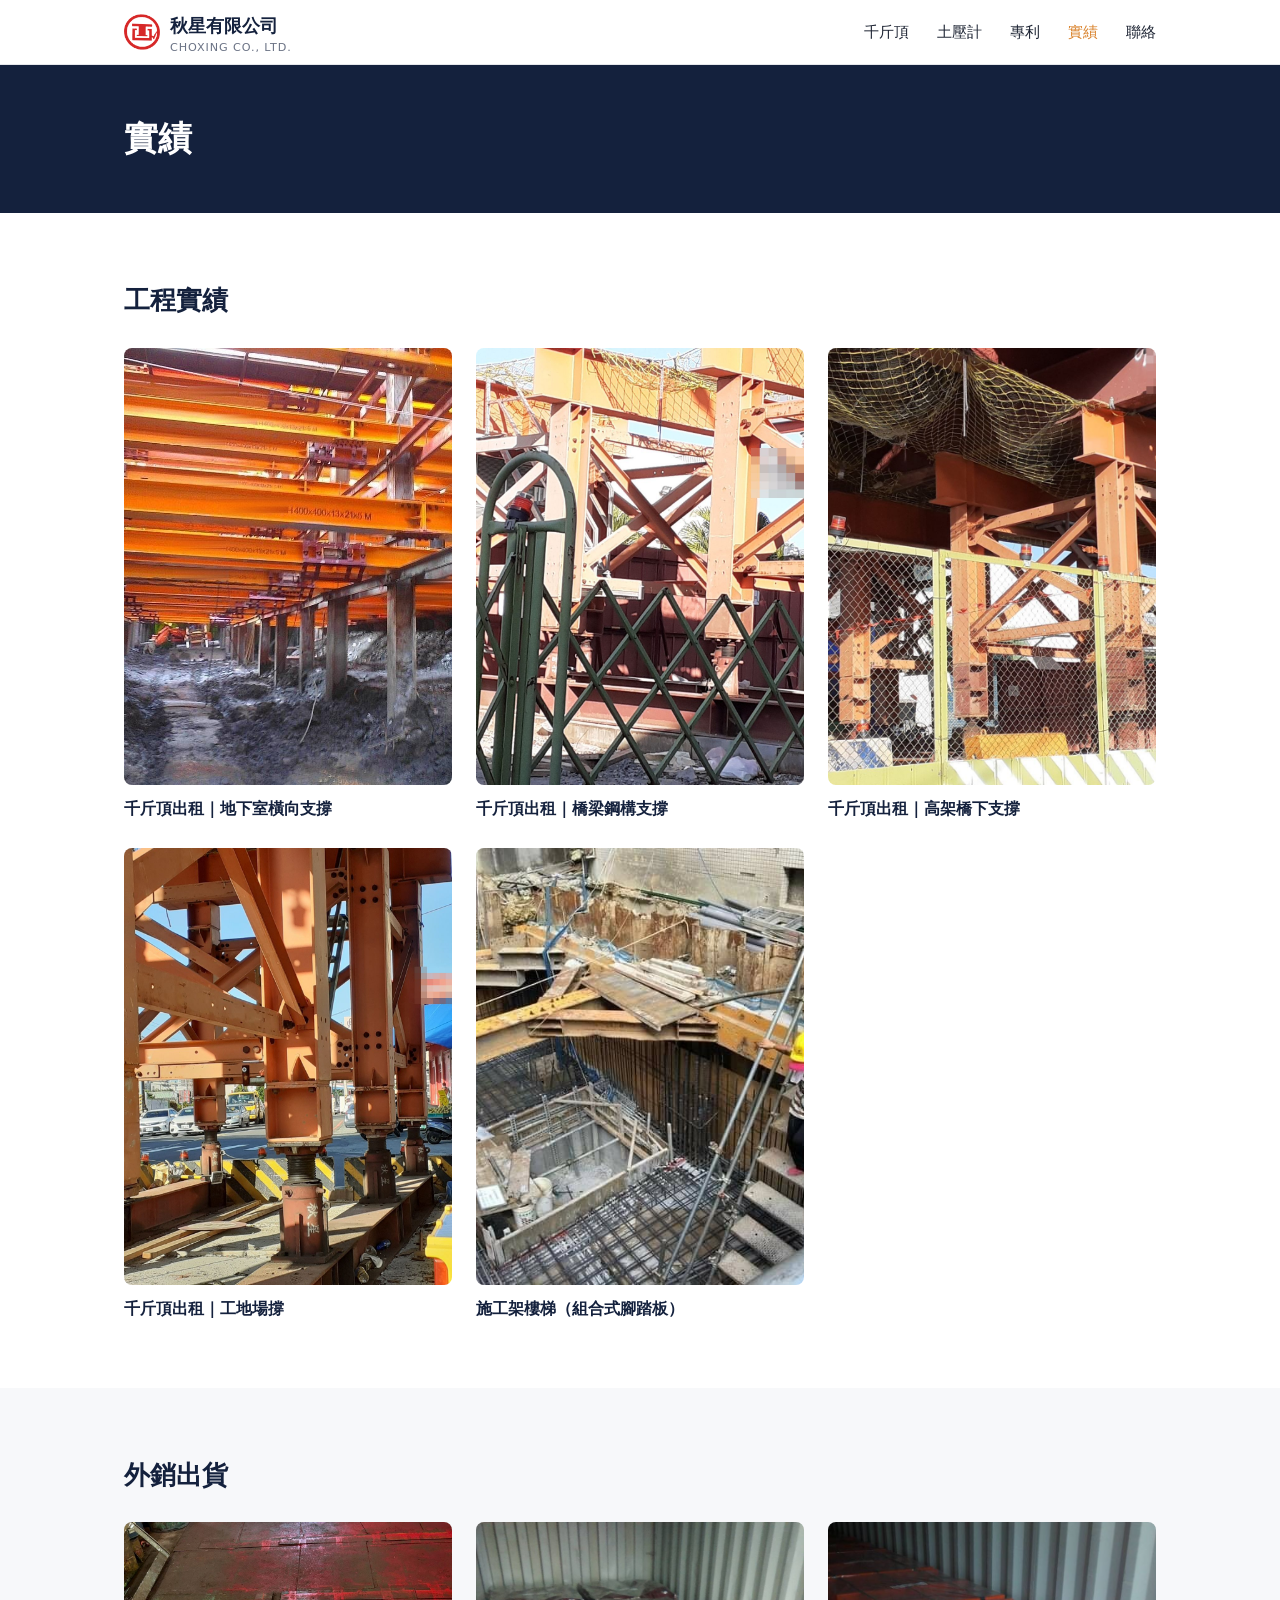
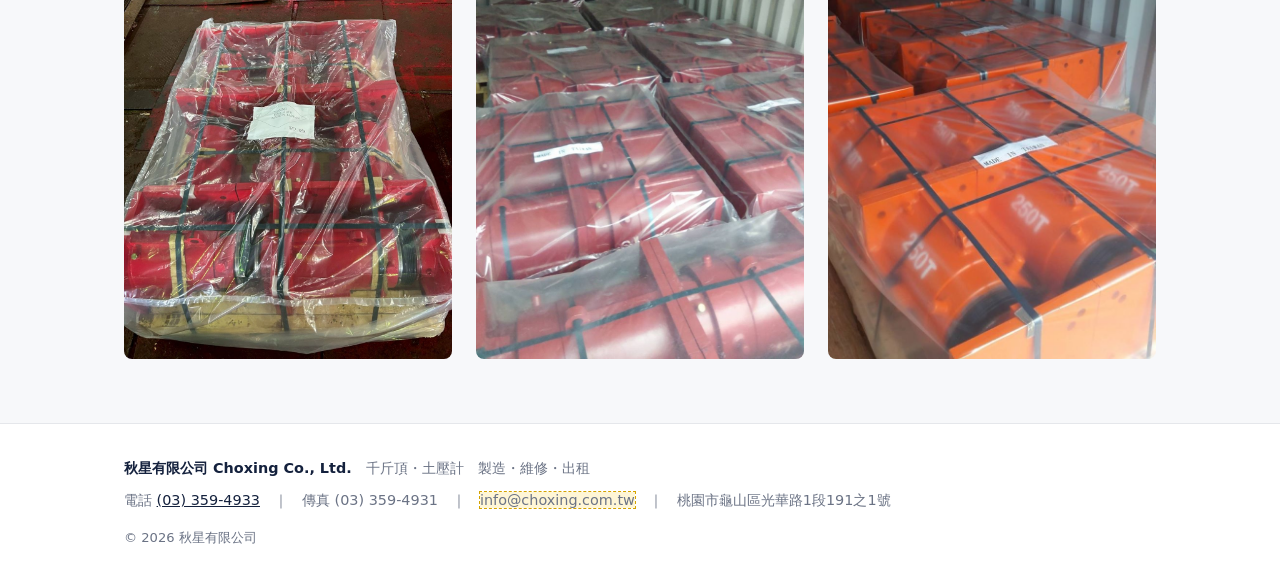
<file: projects.html>
<!DOCTYPE html>
<html lang="zh-Hant-TW">
<head>
  <meta charset="UTF-8">
  <meta name="viewport" content="width=device-width, initial-scale=1">
  <title>工程實績｜千斤頂・土壓計應用案例｜秋星有限公司</title>
  <meta name="description" content="秋星有限公司千斤頂、土壓計與施工架腳踏板的工程實績照片。">
  <link rel="canonical" href="https://www.choxing.com.tw/projects.html">
  <meta property="og:type" content="website">
  <meta property="og:site_name" content="秋星有限公司 Choxing">
  <meta property="og:title" content="工程實績｜千斤頂・土壓計應用案例｜秋星有限公司">
  <meta property="og:description" content="秋星有限公司千斤頂、土壓計與施工架腳踏板的工程實績照片。">
  <meta property="og:url" content="https://www.choxing.com.tw/projects.html">
  <meta property="og:image" content="https://www.choxing.com.tw/images/og-image.png">
  <meta property="og:locale" content="zh_TW">
  <link rel="icon" href="images/favicon.png" type="image/png">
  <link rel="stylesheet" href="css/style.css">
</head>
<body>
<header class="site-header">
  <div class="container">
    <a class="brand" href="index.html" aria-label="秋星有限公司 首頁">
      <img class="brand-logo" src="images/logo.png" alt="秋星有限公司 Logo" width="36" height="36">
      <span>秋星有限公司<small>CHOXING CO., LTD.</small></span>
    </a>
    <button class="nav-toggle" aria-label="開啟選單" aria-expanded="false">☰</button>
    <nav class="nav" aria-label="主選單">
      <ul>
        <li><a href="jack.html">千斤頂</a></li>
        <li><a href="earth-pressure-gauge.html">土壓計</a></li>
        <li><a href="patents.html">專利</a></li>
        <li><a href="projects.html" aria-current="page">實績</a></li>
        <li><a href="contact.html">聯絡</a></li>
      </ul>
    </nav>
  </div>
</header>
<main>
  <section class="page-hero">
    <div class="container">
      <h1>實績</h1>
    </div>
  </section>
  <section>
    <div class="container">
      <h2 class="h2">工程實績</h2>
      <div class="grid-3">
        <figure class="case">
          <img class="photo" src="images/photos/project-basement.jpg" alt="秋星千斤頂用於地下室開挖橫向支撐" loading="lazy" style="aspect-ratio:3/4">
          <figcaption>千斤頂出租｜地下室橫向支撐</figcaption>
        </figure>
        <figure class="case">
          <img class="photo" src="images/photos/project-steel-support.jpg" alt="秋星出租千斤頂用於橋梁鋼構支撐" loading="lazy" style="aspect-ratio:3/4">
          <figcaption>千斤頂出租｜橋梁鋼構支撐</figcaption>
        </figure>
        <figure class="case">
          <img class="photo" src="images/photos/project-viaduct.jpg" alt="秋星出租千斤頂用於高架橋下鋼構支撐" loading="lazy" style="aspect-ratio:3/4">
          <figcaption>千斤頂出租｜高架橋下支撐</figcaption>
        </figure>
        <figure class="case">
          <img class="photo" src="images/photos/jack-onsite.jpg" alt="秋星出租千斤頂用於工地場撐" loading="lazy" style="aspect-ratio:3/4">
          <figcaption>千斤頂出租｜工地場撐</figcaption>
        </figure>
        <figure class="case">
          <img class="photo" src="images/photos/step-boards-site.jpg" alt="工地施工架樓梯使用組合式腳踏板" loading="lazy" style="aspect-ratio:3/4">
          <figcaption>施工架樓梯（組合式腳踏板）</figcaption>
        </figure>
      </div>
    </div>
  </section>

  <section class="section-soft">
    <div class="container">
      <h2 class="h2">外銷出貨</h2>
      <div class="grid-3">
        <figure><img class="photo" src="images/photos/export-pallet.jpg" alt="秋星出貨包裝，CHOXING MADE IN TAIWAN" loading="lazy" style="aspect-ratio:3/4"></figure>
        <figure><img class="photo" src="images/photos/export-container-1.jpg" alt="秋星產品裝櫃外銷" loading="lazy" style="aspect-ratio:3/4"></figure>
        <figure><img class="photo" src="images/photos/export-container-2.jpg" alt="秋星 250 噸產品裝櫃外銷" loading="lazy" style="aspect-ratio:3/4"></figure>
      </div>
    </div>
  </section>
</main>
<footer class="site-footer">
  <div class="container">
    <p><strong>秋星有限公司 Choxing Co., Ltd.</strong>　千斤頂・土壓計　製造・維修・出租</p>
    <p>電話 <a href="tel:+88633594933">(03) 359-4933</a>　｜　傳真 (03) 359-4931　｜　<span class="todo">info@choxing.com.tw</span>　｜　桃園市龜山區光華路1段191之1號</p>
    <p class="copyright">© <span id="year">2026</span> 秋星有限公司</p>
  </div>
</footer>
<div class="mobile-bar" aria-label="快速聯絡">
  <a href="tel:+88633594933" class="call">📞 撥打電話 (03) 359-4933</a>
</div>
<script src="js/main.js" defer></script>
</body>
</html>
</file>
<file: css/style.css>
/* 秋星有限公司 Choxing — 全站樣式（簡潔版） */
:root {
  --navy: #14213d;      /* 主色 */
  --accent: #d9822b;    /* 強調色 */
  --ink: #1d2433;
  --muted: #6b7385;
  --line: #e5e7eb;
  --bg-soft: #f7f8fa;
  --max: 1080px;
}
* { box-sizing: border-box; }
html { scroll-behavior: smooth; }
body {
  margin: 0;
  font-family: "Noto Sans TC", "PingFang TC", "Microsoft JhengHei", system-ui, sans-serif;
  color: var(--ink); line-height: 1.8; background: #fff;
}
img { max-width: 100%; height: auto; display: block; }
a { color: var(--navy); }
.container { max-width: var(--max); margin: 0 auto; padding: 0 24px; }
.narrow { max-width: 720px; }
.muted { color: var(--muted); font-size: .92rem; }

/* Header */
.site-header { position: sticky; top: 0; z-index: 10; background: #fff; border-bottom: 1px solid var(--line); }
.site-header .container { display: flex; align-items: center; justify-content: space-between; height: 64px; }
.brand { display: flex; align-items: center; gap: 10px; text-decoration: none; color: var(--navy); font-weight: 700; font-size: 1.1rem; }
.brand-mark { width: 30px; height: 30px; border-radius: 6px; background: var(--navy); color: var(--accent); display: grid; place-items: center; font-size: .95rem; }
.brand small { display: block; font-weight: 400; font-size: .7rem; color: var(--muted); letter-spacing: .08em; line-height: 1; }
.nav ul { list-style: none; margin: 0; padding: 0; display: flex; gap: 28px; }
.nav a { text-decoration: none; color: var(--ink); font-size: .95rem; }
.nav a:hover, .nav a[aria-current="page"] { color: var(--accent); }
.nav-toggle { display: none; background: none; border: 0; font-size: 1.4rem; cursor: pointer; color: var(--navy); }

/* Buttons */
.btn { display: inline-block; padding: 10px 24px; border-radius: 6px; font-weight: 700; text-decoration: none; border: 0; font: inherit; font-weight: 700; cursor: pointer; }
.btn-primary { background: var(--accent); color: #fff; }
.btn-primary:hover { filter: brightness(.92); }

/* Hero */
.hero { background: var(--navy); color: #fff; padding: 88px 0; }
.hero h1 { font-size: clamp(2rem, 4.5vw, 3rem); line-height: 1.3; margin: 0 0 14px; }
.hero p { font-size: 1.1rem; color: #cfd6e4; max-width: 560px; margin: 0 0 30px; }
.page-hero { background: var(--navy); color: #fff; padding: 44px 0; }
.page-hero h1 { margin: 0; font-size: clamp(1.6rem, 3vw, 2.1rem); }

/* Sections */
section { padding: 64px 0; }
.section-soft { background: var(--bg-soft); }
.h2 { font-size: 1.6rem; color: var(--navy); margin: 0 0 24px; }
.count { font-size: 1rem; font-weight: 400; color: var(--muted); margin-left: 8px; }

/* Product cards */
.grid-2 { display: grid; grid-template-columns: 1fr 1fr; gap: 28px; }
.card { display: block; text-decoration: none; color: inherit; }
.card h3 { margin: 16px 0 4px; color: var(--navy); font-size: 1.25rem; }
.card p { margin: 0; color: var(--muted); }
.card:hover h3 { color: var(--accent); }
.placeholder-img { aspect-ratio: 4/3; border-radius: 8px; background: #e9ecf1; display: grid; place-items: center; color: var(--muted); font-size: .9rem; }

/* Patent */
.patent-feature { display: grid; grid-template-columns: 1fr 1.2fr; gap: 40px; align-items: center; background: #fff; border: 1px solid var(--line); border-radius: 8px; padding: 28px; }
.patent-feature h3 { font-size: 1.5rem; color: var(--navy); margin: 10px 0 8px; }
.patent-feature p { margin: 0; }
.patent-badge { display: inline-block; background: var(--navy); color: #fff; font-size: .85rem; font-weight: 700; padding: 4px 12px; border-radius: 4px; letter-spacing: .03em; }
.patent-meta { display: grid; grid-template-columns: auto 1fr; gap: 6px 20px; margin: 20px 0 0; padding-top: 16px; border-top: 1px solid var(--line); font-size: .95rem; }
.patent-meta dt { color: var(--muted); }
.patent-meta dd { margin: 0; }
.patent-tag { font-weight: 700; color: var(--accent); font-size: .95rem; }
.patent-tag a { font-weight: 400; color: var(--navy); }

/* Split */
.split { display: grid; grid-template-columns: 1fr 1fr; gap: 48px; align-items: center; }
.split ul { padding-left: 1.2em; }

/* About facts */
.facts { list-style: none; padding: 0; margin: 32px 0 0; display: flex; gap: 48px; flex-wrap: wrap; }
.facts li { color: var(--muted); }
.facts b { display: block; font-size: 2rem; color: var(--navy); line-height: 1.2; }

/* Contact */
.contact-list { list-style: none; padding: 0; margin: 0; }
.contact-list li { padding: 12px 0; border-bottom: 1px solid var(--line); display: flex; gap: 16px; }
.contact-list b { min-width: 56px; color: var(--navy); }
.contact-form { display: grid; gap: 14px; }
.contact-form label { font-size: .92rem; color: var(--muted); }
.contact-form input, .contact-form textarea, .contact-form select { display: block; width: 100%; padding: 10px 12px; border: 1px solid var(--line); border-radius: 6px; font: inherit; margin-top: 4px; color: var(--ink); }
.contact-form textarea { min-height: 120px; resize: vertical; }
.contact-form .btn { justify-self: start; }

/* Footer */
.site-footer { border-top: 1px solid var(--line); padding: 32px 0; font-size: .9rem; color: var(--muted); }
.site-footer p { margin: 0 0 6px; }
.site-footer strong { color: var(--navy); }
.copyright { margin-top: 12px !important; font-size: .82rem; }

/* 暫代內容標記：填入真實內容後移除 class="todo" */
.todo { background: #fff6d6; outline: 1px dashed #d4a300; }
.hero .todo { color: var(--ink) !important; }

section[id] { scroll-margin-top: 64px; }

@media (max-width: 760px) {
  .nav-toggle { display: block; }
  .nav { position: absolute; top: 64px; left: 0; right: 0; background: #fff; border-bottom: 1px solid var(--line); display: none; }
  .nav.open { display: block; }
  .nav ul { flex-direction: column; gap: 0; padding: 8px 24px; }
  .nav a { display: block; padding: 10px 0; }
  .split, .grid-2, .patent-feature { grid-template-columns: 1fr; gap: 28px; }
  .patent-feature { padding: 20px; }
  .hero { padding: 64px 0; }
  section { padding: 48px 0; }
}
.grid-2 .placeholder-img { aspect-ratio: 16/10; }

/* Hero extras */
.hero-patent { font-size: 1rem !important; color: #fff !important; display: flex; align-items: center; gap: 10px; flex-wrap: wrap; }
.hero-patent .patent-badge { background: var(--accent); }
.hero .actions { display: flex; gap: 12px; flex-wrap: wrap; }
.btn-ghost { border: 1.5px solid #fff; color: #fff; }
.btn-ghost:hover { background: rgba(255,255,255,.1); }
.page-hero p { margin: 6px 0 0; color: #cfd6e4; }
.tag { font-size: .75rem; background: var(--accent); color: #fff; padding: 2px 8px; border-radius: 4px; vertical-align: middle; }

/* Spec table */
.table-wrap { overflow-x: auto; }
.spec-table { width: 100%; border-collapse: collapse; background: #fff; font-size: .95rem; }
.spec-table caption { text-align: left; color: var(--muted); font-size: .85rem; padding-bottom: 8px; }
.spec-table th, .spec-table td { padding: 12px 16px; border-bottom: 1px solid var(--line); text-align: left; white-space: nowrap; }
.spec-table th { background: var(--navy); color: #fff; font-weight: 500; }

/* Cases */
.grid-3 { display: grid; grid-template-columns: repeat(3, 1fr); gap: 24px; }
.case h3 { margin: 12px 0 2px; font-size: 1.1rem; color: var(--navy); }
.case p { margin: 0; }

/* Patent certificate */
.cert-link { display: block; }
.cert-link:hover .placeholder-img { outline: 2px solid var(--accent); }

/* Mobile call / LINE bar */
.mobile-bar { display: none; }
@media (max-width: 760px) {
  .grid-3 { grid-template-columns: 1fr; }
  body { padding-bottom: 60px; }
  .mobile-bar { display: grid; grid-template-columns: 1fr; position: fixed; left: 0; right: 0; bottom: 0; z-index: 20; box-shadow: 0 -2px 10px rgba(0,0,0,.08); }
  .mobile-bar a { text-align: center; padding: 16px 0; font-weight: 700; text-decoration: none; color: #fff; outline: none; }
  .mobile-bar .call { background: var(--accent); }
}

/* Services (製造・維修・出租) */
.hero-services { color: var(--accent); }
.service { border-top: 3px solid var(--accent); padding-top: 16px; }
.service-no { color: var(--accent); font-weight: 700; font-size: .9rem; }
.service h3 { margin: 2px 0 6px; font-size: 1.5rem; color: var(--navy); }
.service p { margin: 0; color: var(--muted); }
.service-inline { display: flex; gap: 8px; margin: 16px 0; }
.service-inline b { border: 1.5px solid var(--accent); color: var(--accent); padding: 2px 12px; border-radius: 4px; font-size: .9rem; }
.cap { font-size: .95rem; font-weight: 500; color: var(--accent); }
.sub { margin: 40px 0 12px; color: var(--navy); font-size: 1.1rem; }
.acc-list { list-style: none; padding: 0; margin: 0; display: flex; flex-wrap: wrap; gap: 10px; }
.acc-list a { display: block; padding: 8px 16px; background: #fff; border: 1px solid var(--line); border-radius: 6px; text-decoration: none; color: var(--ink); }
.acc-list a:hover { border-color: var(--accent); color: var(--accent); }
.acc-table th[scope="row"] { background: #fff; color: var(--navy); font-weight: 700; }
.acc-table td { white-space: normal; }
@media (max-width: 760px) { .services { gap: 20px; } }

/* Photos */
.photo { width: 100%; aspect-ratio: 4/3; object-fit: cover; border-radius: 8px; display: block; background: #e9ecf1; }
.grid-2 .photo { aspect-ratio: 16/10; }
.case { margin: 0; }
.case figcaption { margin-top: 10px; font-weight: 700; color: var(--navy); }
.acc-photos { display: grid; grid-template-columns: 1fr 1fr; gap: 20px; margin-bottom: 24px; }
.acc-photos figure { margin: 0; }
.acc-photos figcaption { margin-top: 6px; color: var(--muted); font-size: .9rem; }

.factory figure { margin: 0; }

.brand-logo { width: 36px; height: 36px; display: block; }
.acc-photos { grid-template-columns: repeat(4, 1fr); }
@media (max-width: 760px) { .acc-photos { grid-template-columns: 1fr; } }
.call-box { display: flex; align-items: center; justify-content: space-between; gap: 16px; flex-wrap: wrap; }
.call-box p { margin: 0; font-size: 1.1rem; }
.call-box strong { color: var(--navy); }
.grid-4 { display: grid; grid-template-columns: repeat(4, 1fr); gap: 16px; }
.grid-4 figure { margin: 0; }
.grid-4 figcaption { margin-top: 6px; color: var(--muted); font-size: .9rem; }
@media (max-width: 760px) { .grid-4 { grid-template-columns: 1fr 1fr; } }
.grid-3 figure { margin: 0; }

/* 配套設備卡片＋可左右滑動照片 */
.acc-cards { display: grid; grid-template-columns: repeat(2, 1fr); gap: 28px; }
.acc-card h3 { margin: 14px 0 4px; color: var(--navy); font-size: 1.2rem; }
.acc-card p { margin: 0; color: var(--muted); }
.carousel { position: relative; border-radius: 8px; overflow: hidden; background: #e9ecf1; }
.carousel .track, .carousel:not([data-carousel]) { display: flex; overflow-x: auto; scroll-snap-type: x mandatory; scrollbar-width: none; -webkit-overflow-scrolling: touch; }
.carousel .track::-webkit-scrollbar { display: none; }
.carousel .slide { flex: 0 0 100%; scroll-snap-align: start; aspect-ratio: 4/3; }
.factory .carousel .slide { aspect-ratio: 1/1; }
.carousel .slide img { width: 100%; height: 100%; object-fit: cover; display: block; }
.carousel .nav { position: absolute; top: 50%; transform: translateY(-50%); width: 40px; height: 40px; border-radius: 50%; border: 0; background: rgba(255,255,255,.85); color: var(--navy); font-size: 1.6rem; line-height: 1; cursor: pointer; box-shadow: 0 2px 6px rgba(0,0,0,.15); }
.carousel .prev { left: 10px; } .carousel .next { right: 10px; }
.carousel .dots { position: absolute; bottom: 10px; left: 0; right: 0; display: flex; justify-content: center; gap: 6px; }
.carousel .dots span { width: 8px; height: 8px; border-radius: 50%; background: rgba(255,255,255,.5); }
.carousel .dots span.on { background: #fff; }
@media (max-width: 760px) { .acc-cards { grid-template-columns: 1fr; } .carousel .nav { display: none; } }
.advantage { margin: 16px 0 0; padding: 14px 18px; background: #fdf3e7; border-left: 4px solid var(--accent); border-radius: 4px; }
.advantage h4 { margin: 0 0 6px; color: var(--navy); font-size: 1rem; }
.advantage ul { margin: 0; padding-left: 1.2em; }
</file>
